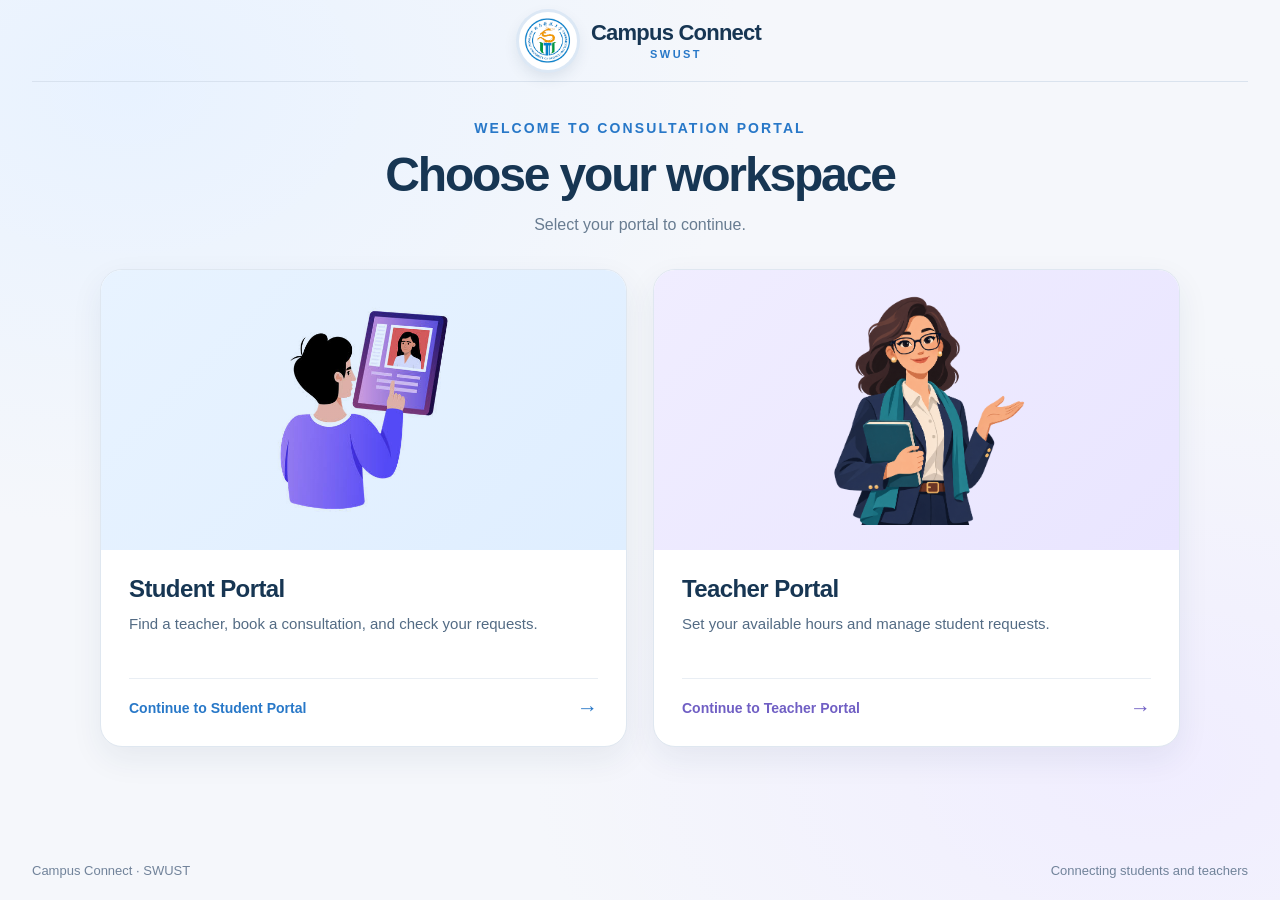
<file: public/index.html>
<!DOCTYPE html>
<html lang="en">
<head>
    <meta charset="UTF-8">
    <meta name="viewport" content="width=device-width, initial-scale=1.0">
    <meta name="theme-color" content="#f5f7fb">
    <title>Campus Connect | SWUST</title>
    <link rel="stylesheet" href="css/role-select.css">
</head>
<body>
    <div class="page-shell">
        <header class="site-header">
            <a
                class="brand"
                href="index.html"
                aria-label="Campus Connect SWUST home"
            >
                <img
                    class="brand-logo"
                    src="images/campus-logo.png"
                    alt="Campus Connect SWUST logo"
                >

                <span class="brand-copy">
                    <strong>Campus Connect</strong>
                    <small>SWUST</small>
                </span>
            </a>
        </header>

        <main>
            <section class="welcome">
                <p class="eyebrow">WELCOME TO CONSULTATION PORTAL</p>
                <h1>Choose your workspace</h1>
                <p>Select your portal to continue.</p>
            </section>

            <section class="role-grid" aria-label="Choose a portal">
                <a
                    class="role-card student-card"
                    href="student-login.html"
                    data-role="student"
                >
                    <div class="role-image-wrap student-image-wrap">
                        <img
                            class="role-image student-image"
                            src="images/student-portal.png"
                            alt="Student using a campus portal"
                        >
                    </div>

                    <div class="role-card-copy">
                        <h2>Student Portal</h2>
                        <p>
                            Find a teacher, book a consultation, and check
                            your requests.
                        </p>

                        <span class="role-action">
                            Continue to Student Portal
                            <span aria-hidden="true">→</span>
                        </span>
                    </div>
                </a>

                <a
                    class="role-card teacher-card"
                    href="teacher-login.html"
                    data-role="teacher"
                >
                    <div class="role-image-wrap teacher-image-wrap">
                        <img
                            class="role-image teacher-image"
                            src="images/teacher-portal.png"
                            alt="Teacher presenting to students"
                        >
                    </div>

                    <div class="role-card-copy">
                        <h2>Teacher Portal</h2>
                        <p>
                            Set your available hours and manage student
                            requests.
                        </p>

                        <span class="role-action">
                            Continue to Teacher Portal
                            <span aria-hidden="true">→</span>
                        </span>
                    </div>
                </a>
            </section>
        </main>

        <footer class="site-footer">
            <span>Campus Connect · SWUST</span>
            <span>Connecting students and teachers</span>
        </footer>
    </div>

    <script src="js/role-select.js"></script>
</body>
</html>
</file>
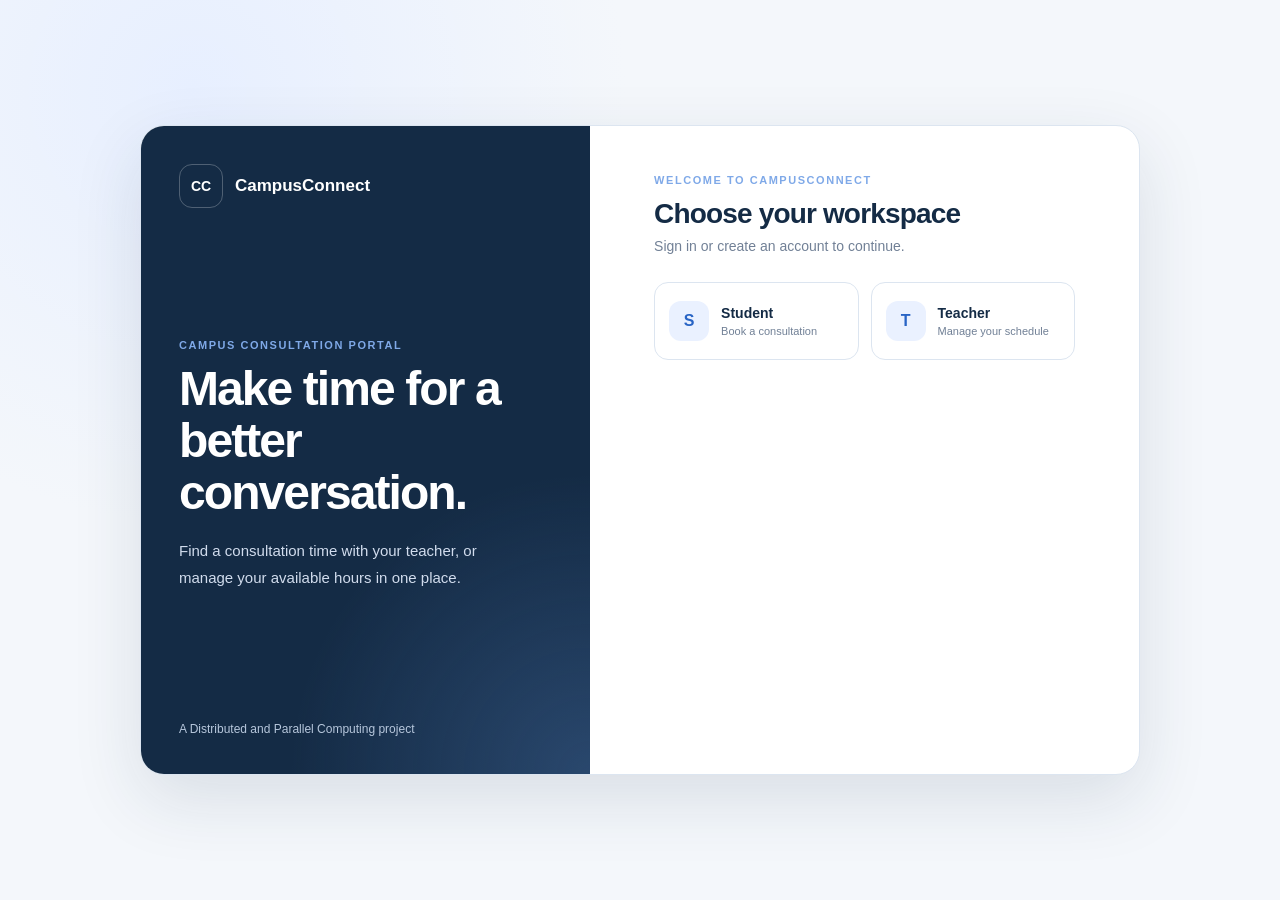
<file: public/login.html>
<!DOCTYPE html>
<html lang="en">
<head>
    <meta charset="UTF-8">
    <meta name="viewport" content="width=device-width, initial-scale=1.0">
    <meta name="theme-color" content="#f4f7fb">
    <title>CampusConnect | Sign in</title>
    <link rel="stylesheet" href="css/login.css">
</head>
<body>
    <main class="auth-shell">
        <section class="intro-panel">
            <a class="brand" href="login.html" aria-label="CampusConnect home">
                <span class="brand-mark">CC</span>
                <span>CampusConnect</span>
            </a>

            <div class="intro-copy">
                <p class="eyebrow">CAMPUS CONSULTATION PORTAL</p>
                <h1>Make time for a better conversation.</h1>
                <p>
                    Find a consultation time with your teacher, or manage
                    your available hours in one place.
                </p>
            </div>

            <p class="intro-footer">
                A Distributed and Parallel Computing project
            </p>
        </section>

        <section class="form-panel">
            <div class="form-heading">
                <p class="eyebrow">WELCOME TO CAMPUSCONNECT</p>
                <h2>Choose your workspace</h2>
                <p>Sign in or create an account to continue.</p>
            </div>

            <div class="role-picker" aria-label="Choose your role">
                <button
                    class="role-button"
                    type="button"
                    data-role="student"
                >
                    <span class="role-icon" aria-hidden="true">S</span>
                    <span>
                        <strong>Student</strong>
                        <small>Book a consultation</small>
                    </span>
                </button>

                <button
                    class="role-button"
                    type="button"
                    data-role="teacher"
                >
                    <span class="role-icon" aria-hidden="true">T</span>
                    <span>
                        <strong>Teacher</strong>
                        <small>Manage your schedule</small>
                    </span>
                </button>
            </div>

            <section id="auth-panel" class="auth-panel" hidden>
                <div class="auth-tabs">
                    <button
                        id="show-login-button"
                        class="auth-tab active"
                        type="button"
                    >
                        Sign in
                    </button>

                    <button
                        id="show-register-button"
                        class="auth-tab"
                        type="button"
                    >
                        Create account
                    </button>
                </div>

                <h3 id="selected-role-heading">Student sign in</h3>

                <form id="login-form">
                    <label for="login-email">Email address</label>
                    <input
                        id="login-email"
                        name="email"
                        type="email"
                        autocomplete="email"
                        placeholder="you@example.com"
                        required
                    >

                    <label for="login-password">Password</label>
                    <input
                        id="login-password"
                        name="password"
                        type="password"
                        autocomplete="current-password"
                        placeholder="Enter your password"
                        required
                    >

                    <button class="primary-button" type="submit">
                        Sign in
                    </button>
                </form>

                <form id="register-form" hidden>
                    <label for="register-name">Full name</label>
                    <input
                        id="register-name"
                        name="full_name"
                        type="text"
                        autocomplete="name"
                        placeholder="Your name"
                        required
                    >

                    <label for="register-email">Email address</label>
                    <input
                        id="register-email"
                        name="email"
                        type="email"
                        autocomplete="email"
                        placeholder="you@example.com"
                        required
                    >

                    <label for="register-password">Password</label>
                    <input
                        id="register-password"
                        name="password"
                        type="password"
                        autocomplete="new-password"
                        minlength="8"
                        placeholder="At least 8 characters"
                        required
                    >

                    <div id="student-fields" class="extra-fields" hidden>
                        <label for="student-id">Student ID</label>
                        <input
                            id="student-id"
                            name="student_id"
                            type="text"
                            placeholder="Your student ID"
                        >

                        <label for="student-department">Department</label>
                        <input
                            id="student-department"
                            name="student_department"
                            type="text"
                            placeholder="Your department"
                        >
                    </div>

                    <div id="teacher-fields" class="extra-fields" hidden>
                        <label for="teacher-code">
                            Teacher invitation code
                        </label>
                        <input
                            id="teacher-code"
                            name="teacher_code"
                            type="password"
                            autocomplete="off"
                            placeholder="Enter the invitation code"
                        >

                        <label for="teacher-department">Department</label>
                        <input
                            id="teacher-department"
                            name="teacher_department"
                            type="text"
                            placeholder="Your department"
                        >
                    </div>

                    <button class="primary-button" type="submit">
                        Create account
                    </button>
                </form>

                <p
                    id="auth-status"
                    class="status-message"
                    role="status"
                    aria-live="polite"
                ></p>
            </section>
        </section>
    </main>

    <script type="module" src="js/login.js"></script>
</body>
</html>
</file>
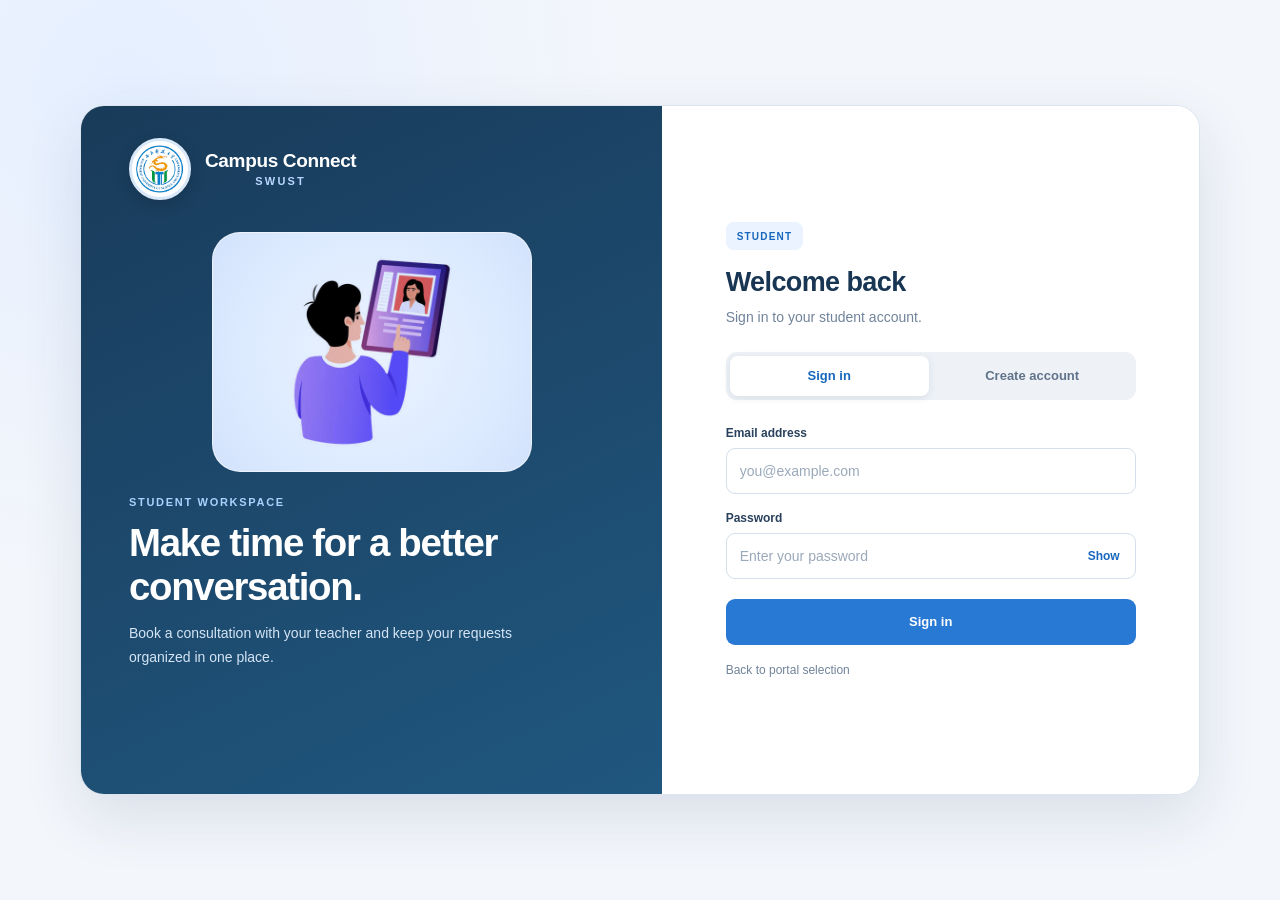
<file: public/student-login.html>
<!DOCTYPE html>
<html lang="en">
<head>
    <meta charset="UTF-8">
    <meta name="viewport" content="width=device-width, initial-scale=1.0">
    <meta name="description" content="Sign in or create your Campus Connect student account.">

    <title>Student Portal | Campus Connect</title>

    <link rel="stylesheet" href="css/student-login.css">
    <script type="module" src="js/student-login.js"></script>
</head>

<body>
    <main class="auth-shell">
        <section class="visual-panel" aria-label="Student portal introduction">
            <a class="brand-lockup" href="index.html" aria-label="Campus Connect home">
                <img
                    class="brand-logo"
                    src="images/campus-logo.png"
                    alt="Southwest University of Science and Technology logo"
                >

                <span class="brand-copy">
                    <span class="brand-name">Campus Connect</span>
                    <span class="brand-subtitle">SWUST</span>
                </span>
            </a>

            <div class="student-artwork">
                <img
                    src="images/student-portal.png"
                    alt="Student using the consultation portal"
                >
            </div>

            <div class="visual-copy">
                <p class="eyebrow">STUDENT WORKSPACE</p>
                <h1>Make time for a better conversation.</h1>
                <p>
                    Book a consultation with your teacher and keep your requests
                    organized in one place.
                </p>
            </div>
        </section>

        <section class="form-panel" aria-label="Student account">
            <div class="auth-content">
                <span class="role-badge">STUDENT</span>

                <header class="auth-heading">
                    <h2 id="auth-heading">Welcome back</h2>
                    <p id="auth-description">Sign in to your student account.</p>
                </header>

                <div class="auth-tabs" role="tablist" aria-label="Account options">
                    <button
                        class="auth-tab active"
                        id="login-tab"
                        type="button"
                        role="tab"
                        aria-selected="true"
                        aria-controls="login-panel"
                    >
                        Sign in
                    </button>

                    <button
                        class="auth-tab"
                        id="register-tab"
                        type="button"
                        role="tab"
                        aria-selected="false"
                        aria-controls="register-panel"
                    >
                        Create account
                    </button>
                </div>

                <div
                    class="form-message"
                    id="auth-message"
                    role="status"
                    aria-live="polite"
                    hidden
                ></div>

                <section
                    id="login-panel"
                    role="tabpanel"
                    aria-labelledby="login-tab"
                >
                    <form id="student-login-form" class="auth-form">
                        <div class="form-field">
                            <label for="student-login-email">Email address</label>
                            <input
                                id="student-login-email"
                                name="email"
                                type="email"
                                autocomplete="email"
                                placeholder="you@example.com"
                                required
                            >
                        </div>

                        <div class="form-field">
                            <label for="student-login-password">Password</label>

                            <div class="password-field">
                                <input
                                    id="student-login-password"
                                    name="password"
                                    type="password"
                                    autocomplete="current-password"
                                    placeholder="Enter your password"
                                    required
                                >

                                <button
                                    class="password-toggle"
                                    type="button"
                                    data-password-toggle="student-login-password"
                                    aria-label="Show password"
                                    aria-pressed="false"
                                >
                                    Show
                                </button>
                            </div>
                        </div>

                        <button class="primary-button" type="submit">
                            Sign in
                        </button>
                    </form>
                </section>

                <section
                    id="register-panel"
                    role="tabpanel"
                    aria-labelledby="register-tab"
                    hidden
                >
                    <form id="student-register-form" class="auth-form">
                        <div class="form-field">
                            <label for="student-full-name">Full name</label>
                            <input
                                id="student-full-name"
                                name="full_name"
                                type="text"
                                autocomplete="name"
                                placeholder="Enter your full name"
                                required
                            >
                        </div>

                        <div class="form-field">
                            <label for="student-register-email">Email address</label>
                            <input
                                id="student-register-email"
                                name="email"
                                type="email"
                                autocomplete="email"
                                placeholder="you@example.com"
                                required
                            >
                        </div>

                        <div class="form-field">
                            <label for="student-id">Student ID</label>
                            <input
                                id="student-id"
                                name="student_id"
                                type="text"
                                placeholder="Enter your student ID"
                                required
                            >
                        </div>

                        <div class="form-field">
                            <label for="student-department">Department</label>
                            <input
                                id="student-department"
                                name="department"
                                type="text"
                                placeholder="Enter your department"
                                required
                            >
                        </div>

                        <div class="form-field">
                            <label for="student-photo">
                                Profile photo <span>(optional)</span>
                            </label>

                            <input
                                id="student-photo"
                                name="photo"
                                type="file"
                                accept="image/png,image/jpeg,image/webp"
                            >

                            <img
                                id="student-photo-preview"
                                class="photo-preview"
                                alt="Selected profile photo preview"
                                hidden
                            >

                            <small>PNG, JPG, or WebP. Maximum size: 2 MB.</small>
                        </div>

                        <div class="form-field">
                            <label for="student-register-password">Password</label>

                            <div class="password-field">
                                <input
                                    id="student-register-password"
                                    name="password"
                                    type="password"
                                    autocomplete="new-password"
                                    placeholder="Create a password"
                                    minlength="8"
                                    required
                                >

                                <button
                                    class="password-toggle"
                                    type="button"
                                    data-password-toggle="student-register-password"
                                    aria-label="Show password"
                                    aria-pressed="false"
                                >
                                    Show
                                </button>
                            </div>
                        </div>

                        <div class="form-field">
                            <label for="student-confirm-password">
                                Confirm password
                            </label>

                            <div class="password-field">
                                <input
                                    id="student-confirm-password"
                                    name="confirm_password"
                                    type="password"
                                    autocomplete="new-password"
                                    placeholder="Enter your password again"
                                    minlength="8"
                                    required
                                >

                                <button
                                    class="password-toggle"
                                    type="button"
                                    data-password-toggle="student-confirm-password"
                                    aria-label="Show password"
                                    aria-pressed="false"
                                >
                                    Show
                                </button>
                            </div>
                        </div>

                        <button class="primary-button" type="submit">
                            Create student account
                        </button>
                    </form>
                </section>

                <a class="back-link" href="index.html">
                    Back to portal selection
                </a>
            </div>
        </section>
    </main>
</body>
</html>
</file>
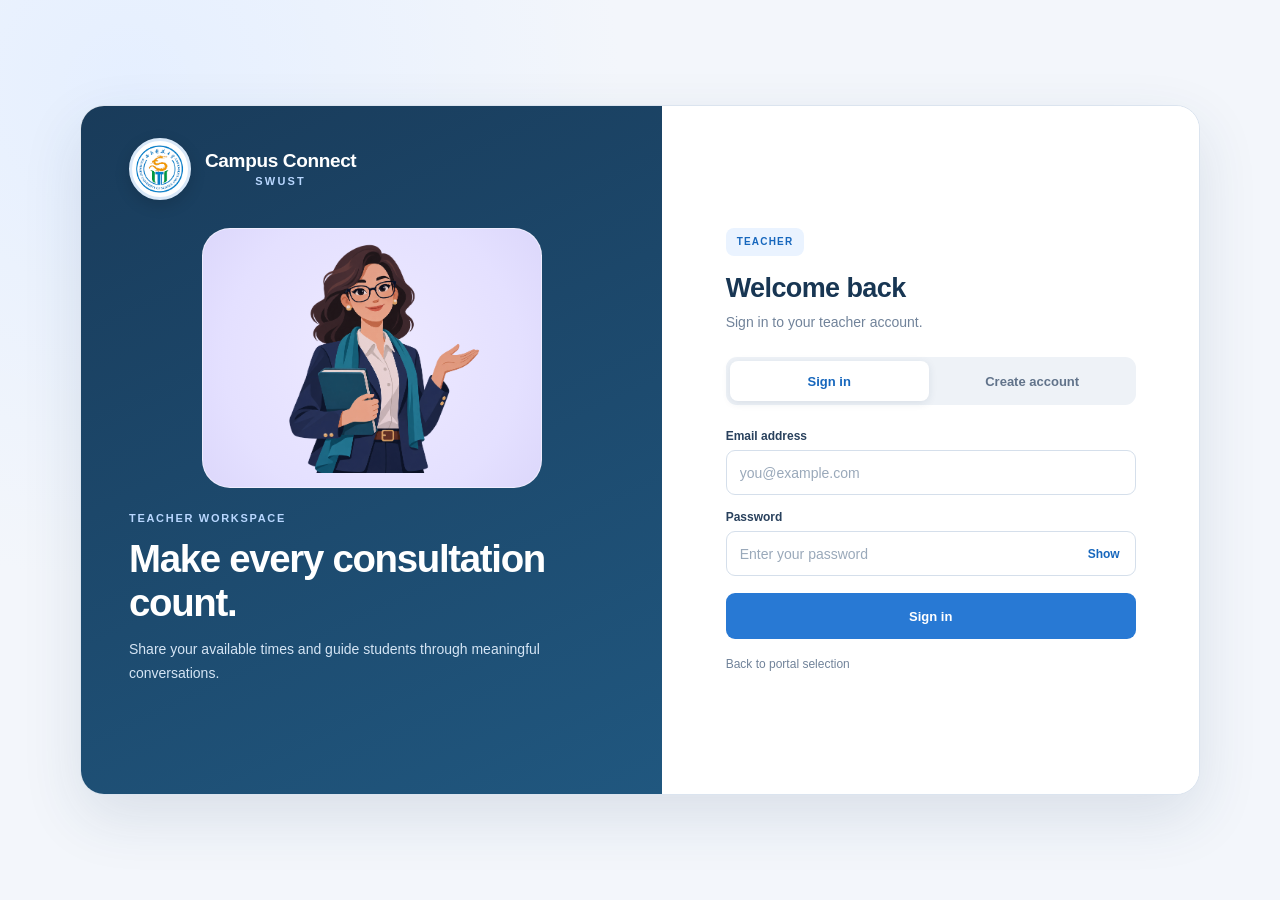
<file: public/teacher-login.html>
<!DOCTYPE html>
<html lang="en">
<head>
    <meta charset="UTF-8">
    <meta name="viewport" content="width=device-width, initial-scale=1.0">
    <meta
        name="description"
        content="Sign in or create a Campus Connect teacher account."
    >
    <title>Teacher Portal | Campus Connect</title>

    <link rel="stylesheet" href="css/teacher-login.css">
    <script type="module" src="js/teacher-login.js"></script>
</head>

<body>
    <main class="auth-shell">
        <section class="visual-panel" aria-label="Teacher portal introduction">
            <a
                class="brand-lockup"
                href="index.html"
                aria-label="Campus Connect home"
            >
                <img
                    class="brand-logo"
                    src="images/campus-logo.png"
                    alt="SWUST logo"
                >

                <span class="brand-copy">
                    <span class="brand-name">Campus Connect</span>
                    <span class="brand-subtitle">SWUST</span>
                </span>
            </a>

            <div class="teacher-artwork">
                <img
                    src="images/teacher-portal.png"
                    alt="Teacher welcoming students to the consultation portal"
                >
            </div>

            <div class="visual-copy">
                <p class="eyebrow">TEACHER WORKSPACE</p>
                <h1>Make every consultation count.</h1>
                <p>
                    Share your available times and guide students through
                    meaningful conversations.
                </p>
            </div>
        </section>

        <section class="form-panel" aria-label="Teacher account">
            <div class="auth-content">
                <span class="role-badge">TEACHER</span>

                <header class="auth-heading">
                    <h2 id="teacher-auth-heading">Welcome back</h2>
                    <p id="teacher-auth-description">
                        Sign in to your teacher account.
                    </p>
                </header>

                <div
                    class="auth-tabs"
                    role="tablist"
                    aria-label="Teacher account options"
                >
                    <button
                        class="auth-tab active"
                        id="teacher-login-tab"
                        type="button"
                        role="tab"
                        aria-selected="true"
                        aria-controls="teacher-login-panel"
                    >
                        Sign in
                    </button>

                    <button
                        class="auth-tab"
                        id="teacher-register-tab"
                        type="button"
                        role="tab"
                        aria-selected="false"
                        aria-controls="teacher-register-panel"
                    >
                        Create account
                    </button>
                </div>

                <div
                    class="form-message"
                    id="teacher-auth-message"
                    role="status"
                    aria-live="polite"
                    hidden
                ></div>

                <section
                    id="teacher-login-panel"
                    role="tabpanel"
                    aria-labelledby="teacher-login-tab"
                >
                    <form id="teacher-login-form" class="auth-form">
                        <div class="form-field">
                            <label for="teacher-login-email">
                                Email address
                            </label>
                            <input
                                id="teacher-login-email"
                                name="email"
                                type="email"
                                autocomplete="email"
                                placeholder="you@example.com"
                                required
                            >
                        </div>

                        <div class="form-field">
                            <label for="teacher-login-password">
                                Password
                            </label>

                            <div class="password-field">
                                <input
                                    id="teacher-login-password"
                                    name="password"
                                    type="password"
                                    autocomplete="current-password"
                                    placeholder="Enter your password"
                                    required
                                >

                                <button
                                    class="password-toggle"
                                    type="button"
                                    data-password-toggle="teacher-login-password"
                                    aria-label="Show password"
                                    aria-pressed="false"
                                >
                                    Show
                                </button>
                            </div>
                        </div>

                        <button class="primary-button" type="submit">
                            Sign in
                        </button>
                    </form>
                </section>

                <section
                    id="teacher-register-panel"
                    role="tabpanel"
                    aria-labelledby="teacher-register-tab"
                    hidden
                >
                    <form id="teacher-register-form" class="auth-form">
                        <div class="form-field">
                            <label for="teacher-full-name">Full name</label>
                            <input
                                id="teacher-full-name"
                                name="full_name"
                                type="text"
                                autocomplete="name"
                                placeholder="Enter your full name"
                                required
                            >
                        </div>

                        <div class="form-field">
                            <label for="teacher-register-email">
                                Email address
                            </label>
                            <input
                                id="teacher-register-email"
                                name="email"
                                type="email"
                                autocomplete="email"
                                placeholder="you@example.com"
                                required
                            >
                        </div>

                        <div class="form-field">
                            <label for="teacher-department">Department</label>
                            <input
                                id="teacher-department"
                                name="department"
                                type="text"
                                placeholder="Enter your department"
                                required
                            >
                        </div>

                        <div class="form-field">
                            <label for="teacher-id">Teacher ID</label>
                            <input
                                id="teacher-id"
                                name="student_id"
                                type="text"
                                placeholder="Enter your teacher ID"
                                required
                            >
                        </div>

                        <div class="form-field">
                            <label for="teacher-profile-photo">
                                Profile photo <span>(optional)</span>
                            </label>

                            <input
                                id="teacher-profile-photo"
                                name="photo"
                                type="file"
                                accept="image/png,image/jpeg,image/webp"
                            >

                            <img
                                id="teacher-photo-preview"
                                class="photo-preview"
                                alt="Selected profile photo preview"
                                hidden
                            >

                            <small>PNG, JPG, or WebP. Maximum size: 2 MB.</small>
                        </div>

                        <div class="form-field">
                            <label for="teacher-register-password">
                                Password
                            </label>

                            <div class="password-field">
                                <input
                                    id="teacher-register-password"
                                    name="password"
                                    type="password"
                                    autocomplete="new-password"
                                    placeholder="Create a password"
                                    minlength="8"
                                    required
                                >

                                <button
                                    class="password-toggle"
                                    type="button"
                                    data-password-toggle="teacher-register-password"
                                    aria-label="Show password"
                                    aria-pressed="false"
                                >
                                    Show
                                </button>
                            </div>
                        </div>

                        <div class="form-field">
                            <label for="teacher-confirm-password">
                                Confirm password
                            </label>

                            <div class="password-field">
                                <input
                                    id="teacher-confirm-password"
                                    name="confirm_password"
                                    type="password"
                                    autocomplete="new-password"
                                    placeholder="Enter your password again"
                                    minlength="8"
                                    required
                                >

                                <button
                                    class="password-toggle"
                                    type="button"
                                    data-password-toggle="teacher-confirm-password"
                                    aria-label="Show password"
                                    aria-pressed="false"
                                >
                                    Show
                                </button>
                            </div>
                        </div>

                        <button class="primary-button" type="submit">
                            Create teacher account
                        </button>
                    </form>
                </section>

                <a class="back-link" href="index.html">
                    Back to portal selection
                </a>
            </div>
        </section>
    </main>
</body>
</html>
</file>
<file: public/css/role-select.css>
:root {
    font-family: "Segoe UI", Arial, sans-serif;
    color: #19324d;
    background: #f5f7fb;
    font-synthesis: none;
    text-rendering: optimizeLegibility;

    --navy: #173653;
    --blue: #2878c8;
    --purple: #705fc4;
    --muted: #687c91;
    --border: #dfe7f0;
}

* {
    box-sizing: border-box;
}

body {
    min-width: 320px;
    min-height: 100vh;
    margin: 0;
    background:
        radial-gradient(ellipse at 10% 10%, #e8f2ff 0, transparent 38%),
        radial-gradient(ellipse at 90% 85%, #f0edff 0, transparent 38%),
        #f5f7fb;
}

.page-shell {
    display: flex;
    width: min(1280px, calc(100% - 64px));
    min-height: 100vh;
    flex-direction: column;
    margin: 0 auto;
}

.site-header {
    display: flex;
    min-height: 104px;
    align-items: center;
    justify-content: center;
    border-bottom: 1px solid rgb(210 220 234 / 75%);
}

.brand {
    display: inline-flex;
    align-items: center;
    gap: 14px;
    color: var(--navy);
    text-decoration: none;
}

.brand-logo {
    width: 58px;
    height: 58px;
    flex: 0 0 58px;
    padding: 3px;
    border: 2px solid #ffffff;
    border-radius: 50%;
    background: #ffffff;
    object-fit: contain;
    box-shadow:
        0 0 0 3px #dce8f5,
        0 6px 16px rgb(32 63 95 / 13%);
}

.brand-copy {
    display: grid;
    gap: 4px;
}

.brand-copy strong {
    color: var(--navy);
    font-size: 22px;
    font-weight: 750;
    letter-spacing: -0.035em;
    line-height: 1.1;
}

.brand-copy small {
    color: var(--blue);
    font-size: 11px;
    font-weight: 800;
    letter-spacing: 0.22em;
}

.welcome {
    padding: 54px 0 32px;
    text-align: center;
}

.eyebrow {
    margin: 0 0 13px;
    color: var(--blue);
    font-size: 14px;
    font-weight: 800;
    letter-spacing: 0.15em;
}

.welcome h1 {
    margin: 0 0 10px;
    color: var(--navy);
    font-size: clamp(34px, 5vw, 48px);
    font-weight: 750;
    letter-spacing: -0.045em;
    line-height: 1.1;
}

.welcome > p:last-child {
    margin: 0;
    color: var(--muted);
    font-size: 16px;
    line-height: 1.6;
}

.role-grid {
    display: grid;
    width: min(100%, 1080px);
    grid-template-columns: repeat(2, minmax(0, 1fr));
    gap: 26px;
    margin: 0 auto;
}

.role-card {
    overflow: hidden;
    border: 1px solid var(--border);
    border-radius: 22px;
    background: #ffffff;
    color: inherit;
    text-decoration: none;
    box-shadow: 0 12px 32px rgb(29 51 82 / 7%);
    transition:
        transform 220ms ease,
        box-shadow 220ms ease,
        border-color 220ms ease;
}

.role-card:hover {
    transform: translateY(-8px);
    border-color: #b9cbe0;
}

.student-card:hover {
    box-shadow: 0 24px 48px rgb(40 120 200 / 18%);
}

.teacher-card:hover {
    box-shadow: 0 24px 48px rgb(112 95 196 / 18%);
}

.role-card:focus-visible {
    outline: 4px solid #a9c9f3;
    outline-offset: 4px;
}

.role-image-wrap {
    display: grid;
    min-height: 280px;
    place-items: center;
    overflow: hidden;
    padding: 22px;
}

.student-image-wrap {
    background: linear-gradient(135deg, #e8f3ff, #dfeeff);
}

.teacher-image-wrap {
    background: linear-gradient(135deg, #f0edff, #e9e5ff);
}

.role-image {
    display: block;
    width: 100%;
    height: 230px;
    object-fit: contain;
    transition: transform 220ms ease;
}

.role-card:hover .role-image {
    transform: scale(1.045);
}

/* Blend the white background in the student image into its card. */
.student-image {
    mix-blend-mode: multiply;
}

.role-card-copy {
    padding: 25px 28px 26px;
}

.role-card h2 {
    margin: 0 0 9px;
    color: var(--navy);
    font-size: 24px;
    font-weight: 750;
    letter-spacing: -0.025em;
}

.role-card-copy > p {
    min-height: 46px;
    margin: 0;
    color: #536b84;
    font-size: 15px;
    line-height: 1.6;
}

.role-action {
    display: flex;
    align-items: center;
    justify-content: space-between;
    margin-top: 20px;
    padding-top: 17px;
    border-top: 1px solid #e9eef4;
    color: var(--blue);
    font-size: 14px;
    font-weight: 750;
}

.teacher-card .role-action {
    color: var(--purple);
}

.role-action span {
    font-size: 21px;
    transition: transform 180ms ease;
}

.role-card:hover .role-action span {
    transform: translateX(5px);
}

.site-footer {
    display: flex;
    justify-content: space-between;
    gap: 16px;
    margin-top: auto;
    padding: 28px 0 22px;
    color: #71839a;
    font-size: 13px;
}

@media (max-width: 760px) {
    .page-shell {
        width: min(100% - 32px, 560px);
    }

    .site-header {
        min-height: 86px;
    }

    .brand-logo {
        width: 50px;
        height: 50px;
        flex-basis: 50px;
    }

    .brand-copy strong {
        font-size: 19px;
    }

    .welcome {
        padding: 42px 0 26px;
    }

    .eyebrow {
        font-size: 12px;
    }

    .role-grid {
        grid-template-columns: 1fr;
        gap: 18px;
    }

    .role-image-wrap {
        min-height: 245px;
    }

    .role-image {
        height: 205px;
    }

    .role-card-copy > p {
        min-height: auto;
    }

    .site-footer {
        flex-direction: column;
        gap: 7px;
        text-align: center;
    }
}

@media (max-width: 420px) {
    .page-shell {
        width: min(100% - 24px, 380px);
    }

    .brand-logo {
        width: 46px;
        height: 46px;
        flex-basis: 46px;
    }

    .brand-copy strong {
        font-size: 18px;
    }

    .role-image-wrap {
        min-height: 220px;
    }

    .role-image {
        height: 185px;
    }

    .role-card-copy {
        padding: 22px;
    }
}

@media (prefers-reduced-motion: reduce) {
    .role-card,
    .role-image,
    .role-action span {
        transition: none;
    }
}
.site-header {
    display: flex;
    min-height: 104px;
    align-items: center;
    justify-content: center;
    border-bottom: 1px solid rgb(210 220 234 / 75%);
}

.brand {
    display: inline-flex;
    flex-direction: row;
    align-items: center;
    gap: 14px;
    color: var(--navy);
    text-align: left;
    text-decoration: none;
}

.brand-logo {
    width: 58px;
    height: 58px;
    flex: 0 0 58px;
    padding: 3px;
    border: 2px solid #ffffff;
    border-radius: 50%;
    background: #ffffff;
    object-fit: contain;
    box-shadow:
        0 0 0 3px #dce8f5,
        0 6px 16px rgb(32 63 95 / 13%);
}

.brand-copy {
    display: grid;
    justify-items: start;
    gap: 4px;
}

.brand-copy strong {
    color: var(--navy);
    font-size: 22px;
    font-weight: 750;
    letter-spacing: -0.035em;
    line-height: 1.1;
}

.brand-copy small {
    color: var(--blue);
    font-size: 11px;
    font-weight: 800;
    letter-spacing: 0.22em;
}
.brand-copy {
    display: grid;
    justify-items: center;
    gap: 2px;
    text-align: center;
}
.site-header {
    min-height: 82px;
}

.welcome {
    padding: 38px 0 32px;
}
</file>
<file: public/css/login.css>
:root {
    font-family: Inter, "Segoe UI", Arial, sans-serif;
    color: #172b4d;
    background: #f4f7fb;
    font-synthesis: none;
    text-rendering: optimizeLegibility;
    --navy: #142b45;
    --blue: #2864c5;
    --blue-dark: #1e50a0;
    --muted: #718096;
    --border: #dce5f0;
}

* {
    box-sizing: border-box;
}

body {
    min-width: 320px;
    min-height: 100vh;
    margin: 0;
    padding: 24px;
    display: grid;
    place-items: center;
    background:
        radial-gradient(circle at 15% 10%, #e7efff 0, transparent 32%),
        #f4f7fb;
}

button,
input {
    font: inherit;
}

.auth-shell {
    display: grid;
    grid-template-columns: minmax(280px, 0.9fr) minmax(360px, 1.1fr);
    width: min(100%, 1000px);
    min-height: 650px;
    overflow: hidden;
    border: 1px solid var(--border);
    border-radius: 24px;
    background: #ffffff;
    box-shadow: 0 24px 70px rgb(25 48 78 / 12%);
}

.intro-panel {
    display: flex;
    flex-direction: column;
    padding: 38px;
    color: #ffffff;
    background:
        radial-gradient(circle at 100% 100%, rgb(91 137 202 / 30%), transparent 38%),
        var(--navy);
}

.brand {
    display: inline-flex;
    align-items: center;
    gap: 12px;
    color: #ffffff;
    font-size: 17px;
    font-weight: 750;
    text-decoration: none;
}

.brand-mark {
    display: grid;
    width: 44px;
    height: 44px;
    place-items: center;
    border: 1px solid rgb(255 255 255 / 25%);
    border-radius: 13px;
    font-size: 14px;
}

.intro-copy {
    max-width: 380px;
    margin: auto 0;
}

.eyebrow {
    margin: 0 0 12px;
    color: #7fa9e8;
    font-size: 11px;
    font-weight: 800;
    letter-spacing: 0.14em;
}

.intro-copy h1 {
    margin: 0 0 18px;
    font-size: clamp(34px, 4vw, 48px);
    line-height: 1.08;
    letter-spacing: -0.04em;
}

.intro-copy > p:last-child {
    max-width: 340px;
    margin: 0;
    color: #d1dced;
    font-size: 15px;
    line-height: 1.8;
}

.intro-footer {
    margin: 0;
    color: #b7c7dc;
    font-size: 12px;
}

.form-panel {
    padding: 48px clamp(26px, 5vw, 64px);
}

.form-heading h2 {
    margin: 0 0 8px;
    color: var(--navy);
    font-size: 28px;
    letter-spacing: -0.03em;
}

.form-heading > p:last-child {
    margin: 0;
    color: var(--muted);
    font-size: 14px;
}

.role-picker {
    display: grid;
    grid-template-columns: 1fr 1fr;
    gap: 12px;
    margin: 28px 0;
}

.role-button {
    display: flex;
    min-height: 78px;
    align-items: center;
    gap: 12px;
    padding: 14px;
    border: 1px solid var(--border);
    border-radius: 14px;
    background: #ffffff;
    color: var(--navy);
    text-align: left;
    cursor: pointer;
    transition: border-color 150ms ease, background 150ms ease, transform 150ms ease;
}

.role-button:hover,
.role-button.selected {
    transform: translateY(-1px);
    border-color: #9db9e8;
    background: #f5f8ff;
}

.role-icon {
    display: grid;
    width: 40px;
    height: 40px;
    flex: 0 0 40px;
    place-items: center;
    border-radius: 12px;
    background: #eaf1ff;
    color: var(--blue);
    font-weight: 800;
}

.role-button strong,
.role-button small {
    display: block;
}

.role-button strong {
    margin-bottom: 4px;
    font-size: 14px;
}

.role-button small {
    color: var(--muted);
    font-size: 11px;
}

.auth-panel {
    padding-top: 22px;
    border-top: 1px solid #edf1f6;
}

.auth-tabs {
    display: grid;
    grid-template-columns: 1fr 1fr;
    gap: 5px;
    margin-bottom: 22px;
    padding: 4px;
    border-radius: 11px;
    background: #f1f4f8;
}

.auth-tab {
    min-height: 40px;
    border: 0;
    border-radius: 8px;
    background: transparent;
    color: #65758a;
    font-weight: 650;
    cursor: pointer;
}

.auth-tab.active {
    background: #ffffff;
    color: var(--blue);
    box-shadow: 0 2px 7px rgb(25 48 78 / 8%);
}

.auth-panel h3 {
    margin: 0 0 18px;
    color: var(--navy);
    font-size: 19px;
}

form {
    display: grid;
    gap: 9px;
}

label {
    margin-top: 8px;
    color: #3c5068;
    font-size: 13px;
    font-weight: 700;
}

input {
    width: 100%;
    min-height: 44px;
    padding: 11px 12px;
    border: 1px solid #d5deea;
    border-radius: 9px;
    background: #ffffff;
    color: #172b4d;
}

input::placeholder {
    color: #a0adbd;
}

input:focus {
    border-color: #6b95d8;
    outline: 3px solid #e8f0ff;
}

.primary-button {
    min-height: 46px;
    margin-top: 14px;
    border: 0;
    border-radius: 10px;
    background: var(--blue);
    color: #ffffff;
    font-weight: 750;
    cursor: pointer;
}

.primary-button:hover {
    background: var(--blue-dark);
}

.primary-button:disabled {
    cursor: wait;
    opacity: 0.7;
}

.extra-fields {
    display: grid;
    gap: 9px;
    margin-top: 8px;
}

.status-message {
    min-height: 24px;
    margin: 14px 0 0;
    color: #355f99;
    font-size: 13px;
    line-height: 1.5;
}

[hidden] {
    display: none !important;
}

button:focus-visible {
    outline: 3px solid #9db9e8;
    outline-offset: 2px;
}

@media (max-width: 760px) {
    body {
        padding: 12px;
    }

    .auth-shell {
        grid-template-columns: 1fr;
    }

    .intro-panel {
        min-height: 250px;
        padding: 26px;
    }

    .intro-copy {
        margin: 32px 0 26px;
    }

    .intro-copy h1 {
        max-width: 520px;
        font-size: 34px;
    }

    .form-panel {
        padding: 30px 24px;
    }
}

@media (max-width: 420px) {
    .role-picker {
        grid-template-columns: 1fr;
    }
}
</file>
<file: public/css/student-login.css>
:root {
    color-scheme: light;
    --navy: #183b5b;
    --blue: #2879d4;
    --blue-dark: #1767bd;
    --text: #183653;
    --muted: #71839a;
    --line: #dbe4ef;
    --surface: #ffffff;
    --page: #f3f6fb;
}

* {
    box-sizing: border-box;
}

[hidden] {
    display: none !important;
}

html {
    min-width: 320px;
    min-height: 100%;
    background: var(--page);
}

body {
    min-width: 320px;
    min-height: 100vh;
    margin: 0;
    padding: 20px;
    display: grid;
    place-items: center;
    background:
        radial-gradient(circle at 10% 10%, #e5efff 0, transparent 35%),
        var(--page);
    color: var(--text);
    font-family: Arial, Helvetica, sans-serif;
}

button,
input {
    font: inherit;
}

button {
    cursor: pointer;
}

.auth-shell {
    width: min(1120px, 100%);
    min-height: 690px;
    display: grid;
    grid-template-columns: 1.04fr 0.96fr;
    overflow: hidden;
    border: 1px solid var(--line);
    border-radius: 24px;
    background: var(--surface);
    box-shadow: 0 22px 60px rgb(30 62 98 / 12%);
}

/* Left panel */

.visual-panel {
    min-width: 0;
    padding: 32px 48px 38px;
    display: flex;
    flex-direction: column;
    color: #ffffff;
    background: linear-gradient(155deg, #193b5a 0%, #20577f 100%);
}

.brand-lockup {
    width: fit-content;
    display: flex;
    align-items: center;
    gap: 14px;
    color: inherit;
    text-decoration: none;
}

.brand-logo {
    width: 62px;
    height: 62px;
    flex: 0 0 62px;
    display: block;
    padding: 4px;
    border: 3px solid #d9e8f8;
    border-radius: 50%;
    background: #ffffff;
    object-fit: cover;
    box-shadow: 0 5px 16px rgb(0 0 0 / 14%);
}

.brand-copy {
    display: flex;
    flex-direction: column;
    align-items: center;
    gap: 3px;
    text-align: center;
}

.brand-name {
    font-size: 19px;
    line-height: 1.2;
    font-weight: 800;
    letter-spacing: -0.35px;
}

.brand-subtitle {
    color: #b9d7ff;
    font-size: 11px;
    line-height: 1.2;
    font-weight: 800;
    letter-spacing: 2.2px;
}

.student-artwork {
    width: min(100%, 340px);
    height: 260px;
    flex: 0 0 auto;
    margin: 30px auto 25px;
    display: grid;
    place-items: center;
    overflow: hidden;
    border: 1px solid rgb(255 255 255 / 50%);
    border-radius: 28px;
    background: radial-gradient(
        circle at center,
        #eaf2ff 0%,
        #dceaff 68%,
        #d2e2fb 100%
    );
}

.student-artwork img {
    width: 230px;
    height: 230px;
    max-width: 85%;
    max-height: 90%;
    display: block;
    object-fit: contain;
    mix-blend-mode: multiply;
}

.visual-copy {
    max-width: 470px;
    margin-top: auto;
}

.eyebrow {
    margin: 0 0 13px;
    color: #a9d2ff;
    font-size: 11px;
    font-weight: 800;
    letter-spacing: 1.7px;
}

.visual-copy h1 {
    max-width: 450px;
    margin: 0 0 13px;
    color: #ffffff;
    font-size: clamp(29px, 3vw, 39px);
    line-height: 1.15;
    letter-spacing: -1.3px;
}

.visual-copy > p:last-child {
    max-width: 440px;
    margin: 0;
    color: #d5e5f5;
    font-size: 14px;
    line-height: 1.7;
}

/* Right panel */

.form-panel {
    min-width: 0;
    padding: 48px 42px;
    display: flex;
    align-items: center;
    justify-content: center;
    background: #ffffff;
}

.auth-content {
    width: min(100%, 410px);
    margin: auto;
}

.role-badge {
    min-height: 28px;
    padding: 7px 11px;
    display: inline-flex;
    align-items: center;
    border-radius: 8px;
    background: #eaf3ff;
    color: var(--blue-dark);
    font-size: 10px;
    font-weight: 800;
    letter-spacing: 1.2px;
}

.auth-heading {
    margin: 16px 0 24px;
}

.auth-heading h2 {
    margin: 0 0 8px;
    color: var(--text);
    font-size: 27px;
    line-height: 1.2;
    letter-spacing: -0.6px;
}

.auth-heading p {
    margin: 0;
    color: var(--muted);
    font-size: 14px;
    line-height: 1.5;
}

.auth-tabs {
    min-height: 48px;
    margin-bottom: 26px;
    padding: 4px;
    display: grid;
    grid-template-columns: 1fr 1fr;
    gap: 4px;
    border-radius: 11px;
    background: #eef2f7;
}

.auth-tab {
    min-width: 0;
    padding: 10px 12px;
    border: 0;
    border-radius: 8px;
    background: transparent;
    color: #61738a;
    font-size: 13px;
    font-weight: 700;
    transition: color 160ms ease, background 160ms ease, box-shadow 160ms ease;
}

.auth-tab:hover {
    color: var(--blue-dark);
}

.auth-tab.active {
    background: #ffffff;
    color: var(--blue-dark);
    box-shadow: 0 2px 8px rgb(25 58 91 / 10%);
}

.auth-form {
    display: grid;
    gap: 17px;
}

.form-field {
    min-width: 0;
    display: grid;
    gap: 8px;
}

.form-field label {
    color: #29415d;
    font-size: 12px;
    font-weight: 700;
}

.form-field label span {
    color: #8795a7;
    font-weight: 400;
}

.form-field input:not([type="file"]) {
    width: 100%;
    height: 46px;
    padding: 0 13px;
    border: 1px solid #d5dfeb;
    border-radius: 9px;
    outline: none;
    background: #ffffff;
    color: var(--text);
    font-size: 14px;
    transition: border-color 160ms ease, box-shadow 160ms ease;
}

.form-field input::placeholder {
    color: #9aa9ba;
}

.form-field input:focus {
    border-color: #65a0e6;
    box-shadow: 0 0 0 3px rgb(40 121 212 / 13%);
}

.password-field {
    position: relative;
    display: flex;
    align-items: center;
}

.password-field input {
    padding-right: 68px !important;
}

.password-toggle {
    position: absolute;
    right: 8px;
    top: 50%;
    padding: 6px 8px;
    transform: translateY(-50%);
    border: 0;
    border-radius: 6px;
    background: transparent;
    color: var(--blue-dark);
    font-size: 12px;
    font-weight: 700;
}

.password-toggle:hover {
    background: #edf5ff;
}

.primary-button {
    width: 100%;
    min-height: 46px;
    margin-top: 3px;
    padding: 12px 16px;
    border: 0;
    border-radius: 9px;
    background: var(--blue);
    color: #ffffff;
    font-size: 13px;
    font-weight: 800;
    transition: background 160ms ease, transform 160ms ease;
}

.primary-button:hover {
    background: var(--blue-dark);
    transform: translateY(-1px);
}

.primary-button:focus-visible,
.auth-tab:focus-visible,
.password-toggle:focus-visible,
.back-link:focus-visible {
    outline: 3px solid rgb(40 121 212 / 35%);
    outline-offset: 2px;
}

.form-field input[type="file"] {
    width: 100%;
    padding: 10px;
    border: 1px dashed #cbd8e8;
    border-radius: 9px;
    background: #f8fafd;
    color: #5d6f85;
    font-size: 12px;
}

.form-field small {
    color: #8593a5;
    font-size: 11px;
    line-height: 1.4;
}

.photo-preview {
    width: 68px;
    height: 68px;
    border: 2px solid #dce7f3;
    border-radius: 50%;
    object-fit: cover;
}

.form-message {
    margin: 0 0 16px;
    padding: 11px 13px;
    border: 1px solid #f0c8c8;
    border-radius: 8px;
    background: #fff5f5;
    color: #a33a3a;
    font-size: 13px;
    line-height: 1.5;
}

.back-link {
    width: fit-content;
    margin-top: 18px;
    display: inline-block;
    color: #71839a;
    font-size: 12px;
    text-decoration: none;
}

.back-link:hover {
    color: var(--blue-dark);
    text-decoration: underline;
}

/* Smaller screens */

@media (max-width: 760px) {
    body {
        padding: 14px;
        display: block;
    }

    .auth-shell {
        width: min(520px, 100%);
        min-height: 0;
        margin: 0 auto;
        grid-template-columns: 1fr;
        border-radius: 18px;
    }

    .visual-panel {
        padding: 23px 24px 25px;
    }

    .brand-logo {
        width: 54px;
        height: 54px;
        flex-basis: 54px;
    }

    .brand-name {
        font-size: 17px;
    }

    .student-artwork {
        width: min(100%, 300px);
        height: 210px;
        margin: 22px auto;
        border-radius: 22px;
    }

    .student-artwork img {
        width: 190px;
        height: 190px;
    }

    .visual-copy {
        margin-top: 0;
    }

    .visual-copy h1 {
        font-size: 29px;
    }

    .form-panel {
        padding: 30px 24px;
    }

    .auth-content {
        width: 100%;
    }
}

@media (max-width: 380px) {
    body {
        padding: 8px;
    }

    .visual-panel,
    .form-panel {
        padding-right: 18px;
        padding-left: 18px;
    }

    .brand-lockup {
        gap: 10px;
    }

    .brand-name {
        font-size: 15px;
    }
}
.form-message.success {
    border-color: #b7e4c7;
    background: #f0fff4;
    color: #207245;
}
/* Tidy spacing in the student registration form */
#register-panel .auth-form {
    gap: 12px;
}

#register-panel .form-field {
    gap: 6px;
}

#register-panel .form-field input:not([type="file"]) {
    height: 42px;
}

#register-panel .form-field small {
    margin-top: -2px;
}

#register-panel .primary-button {
    margin-top: 4px;
}
.student-artwork {
    width: min(100%, 320px);
    height: 240px;
    margin: 32px auto 24px;
}

.visual-copy {
    margin-top: 0;
}
</file>
<file: public/css/teacher-login.css>
:root {
    color-scheme: light;
    --navy: #183b5b;
    --blue: #2879d4;
    --blue-dark: #1767bd;
    --text: #183653;
    --muted: #71839a;
    --line: #dbe4ef;
    --surface: #ffffff;
    --page: #f3f6fb;
}

* {
    box-sizing: border-box;
}

[hidden] {
    display: none !important;
}

html {
    min-width: 320px;
    min-height: 100%;
    background: var(--page);
}

body {
    min-width: 320px;
    min-height: 100vh;
    margin: 0;
    padding: 20px;
    display: grid;
    place-items: center;
    background:
        radial-gradient(circle at 10% 10%, #e5efff 0, transparent 35%),
        var(--page);
    color: var(--text);
    font-family: Arial, Helvetica, sans-serif;
}

button,
input {
    font: inherit;
}

button {
    cursor: pointer;
}

.auth-shell {
    width: min(1120px, 100%);
    min-height: 690px;
    display: grid;
    grid-template-columns: 1.04fr 0.96fr;
    overflow: hidden;
    border: 1px solid var(--line);
    border-radius: 24px;
    background: var(--surface);
    box-shadow: 0 22px 60px rgb(30 62 98 / 12%);
}

/* Left visual panel */

.visual-panel {
    min-width: 0;
    padding: 32px 48px 38px;
    display: flex;
    flex-direction: column;
    color: #ffffff;
    background: linear-gradient(155deg, #193b5a 0%, #20577f 100%);
}

.brand-lockup {
    width: fit-content;
    display: flex;
    align-items: center;
    gap: 14px;
    color: inherit;
    text-decoration: none;
}

.brand-logo {
    width: 62px;
    height: 62px;
    flex: 0 0 62px;
    padding: 4px;
    display: block;
    border: 3px solid #d9e8f8;
    border-radius: 50%;
    background: #ffffff;
    object-fit: cover;
    box-shadow: 0 5px 16px rgb(0 0 0 / 14%);
}

.brand-copy {
    display: flex;
    flex-direction: column;
    align-items: center;
    gap: 3px;
    text-align: center;
}

.brand-name {
    font-size: 19px;
    line-height: 1.2;
    font-weight: 800;
    letter-spacing: -0.35px;
}

.brand-subtitle {
    color: #b9d7ff;
    font-size: 11px;
    line-height: 1.2;
    font-weight: 800;
    letter-spacing: 2.2px;
}

.teacher-artwork {
    width: min(100%, 340px);
    height: 260px;
    flex: 0 0 auto;
    margin: 28px auto 24px;
    display: grid;
    place-items: center;
    overflow: hidden;
    border: 1px solid rgb(255 255 255 / 50%);
    border-radius: 28px;
    background: radial-gradient(
        circle at center,
        #eeeaff 0%,
        #e4e0ff 70%,
        #dcd7fb 100%
    );
}

.teacher-artwork img {
    width: 230px;
    height: 230px;
    max-width: 86%;
    max-height: 90%;
    display: block;
    object-fit: contain;
    mix-blend-mode: multiply;
}

.visual-copy {
    max-width: 470px;
    margin-top: 0;
}

.eyebrow {
    margin: 0 0 13px;
    color: #b9d7ff;
    font-size: 11px;
    font-weight: 800;
    letter-spacing: 1.7px;
}

.visual-copy h1 {
    max-width: 450px;
    margin: 0 0 13px;
    color: #ffffff;
    font-size: clamp(29px, 3vw, 39px);
    line-height: 1.15;
    letter-spacing: -1.3px;
}

.visual-copy > p:last-child {
    max-width: 440px;
    margin: 0;
    color: #d5e5f5;
    font-size: 14px;
    line-height: 1.7;
}

/* Right form panel */

.form-panel {
    min-width: 0;
    padding: 42px;
    display: flex;
    align-items: center;
    justify-content: center;
    background: #ffffff;
}

.auth-content {
    width: min(100%, 410px);
    margin: auto;
}

.role-badge {
    min-height: 28px;
    padding: 7px 11px;
    display: inline-flex;
    align-items: center;
    border-radius: 8px;
    background: #eaf3ff;
    color: var(--blue-dark);
    font-size: 10px;
    font-weight: 800;
    letter-spacing: 1.2px;
}

.auth-heading {
    margin: 16px 0 24px;
}

.auth-heading h2 {
    margin: 0 0 8px;
    color: var(--text);
    font-size: 27px;
    line-height: 1.2;
    letter-spacing: -0.6px;
}

.auth-heading p {
    margin: 0;
    color: var(--muted);
    font-size: 14px;
    line-height: 1.5;
}

.auth-tabs {
    min-height: 48px;
    margin-bottom: 24px;
    padding: 4px;
    display: grid;
    grid-template-columns: 1fr 1fr;
    gap: 4px;
    border-radius: 11px;
    background: #eef2f7;
}

.auth-tab {
    min-width: 0;
    padding: 10px 12px;
    border: 0;
    border-radius: 8px;
    background: transparent;
    color: #61738a;
    font-size: 13px;
    font-weight: 700;
    transition:
        color 160ms ease,
        background 160ms ease,
        box-shadow 160ms ease;
}

.auth-tab:hover {
    color: var(--blue-dark);
}

.auth-tab.active {
    background: #ffffff;
    color: var(--blue-dark);
    box-shadow: 0 2px 8px rgb(25 58 91 / 10%);
}

.form-message {
    margin: 0 0 16px;
    padding: 11px 13px;
    border: 1px solid #f0c8c8;
    border-radius: 8px;
    background: #fff5f5;
    color: #a33a3a;
    font-size: 13px;
    line-height: 1.5;
}

.form-message.success {
    border-color: #b7e4c7;
    background: #f0fff4;
    color: #207245;
}

.auth-form {
    display: grid;
    gap: 15px;
}

.form-field {
    min-width: 0;
    display: grid;
    gap: 7px;
}

.form-field label {
    color: #29415d;
    font-size: 12px;
    font-weight: 700;
}

.form-field label span {
    color: #8795a7;
    font-weight: 400;
}

.form-field input:not([type="file"]) {
    width: 100%;
    height: 45px;
    padding: 0 13px;
    border: 1px solid #d5dfeb;
    border-radius: 9px;
    outline: none;
    background: #ffffff;
    color: var(--text);
    font-size: 14px;
    transition:
        border-color 160ms ease,
        box-shadow 160ms ease;
}

.form-field input::placeholder {
    color: #9aa9ba;
}

.form-field input:focus {
    border-color: #65a0e6;
    box-shadow: 0 0 0 3px rgb(40 121 212 / 13%);
}

.password-field {
    position: relative;
    display: flex;
    align-items: center;
}

.password-field input {
    padding-right: 68px !important;
}

.password-toggle {
    position: absolute;
    top: 50%;
    right: 8px;
    padding: 6px 8px;
    transform: translateY(-50%);
    border: 0;
    border-radius: 6px;
    background: transparent;
    color: var(--blue-dark);
    font-size: 12px;
    font-weight: 700;
}

.password-toggle:hover {
    background: #edf5ff;
}

.form-field input[type="file"] {
    width: 100%;
    padding: 10px;
    border: 1px dashed #cbd8e8;
    border-radius: 9px;
    background: #f8fafd;
    color: #5d6f85;
    font-size: 12px;
}

.form-field small {
    color: #8593a5;
    font-size: 11px;
    line-height: 1.4;
}

.photo-preview {
    width: 68px;
    height: 68px;
    border: 2px solid #dce7f3;
    border-radius: 50%;
    object-fit: cover;
}

.primary-button {
    width: 100%;
    min-height: 46px;
    margin-top: 2px;
    padding: 12px 16px;
    border: 0;
    border-radius: 9px;
    background: var(--blue);
    color: #ffffff;
    font-size: 13px;
    font-weight: 800;
    transition:
        background 160ms ease,
        transform 160ms ease;
}

.primary-button:hover {
    transform: translateY(-1px);
    background: var(--blue-dark);
}

.primary-button:disabled {
    cursor: wait;
    opacity: 0.65;
}

.back-link {
    width: fit-content;
    margin-top: 18px;
    display: inline-block;
    color: #71839a;
    font-size: 12px;
    text-decoration: none;
}

.back-link:hover {
    color: var(--blue-dark);
    text-decoration: underline;
}

.auth-tab:focus-visible,
.password-toggle:focus-visible,
.primary-button:focus-visible,
.back-link:focus-visible {
    outline: 3px solid rgb(40 121 212 / 35%);
    outline-offset: 2px;
}

/* Smaller screens */

@media (max-width: 760px) {
    body {
        padding: 14px;
        display: block;
    }

    .auth-shell {
        width: min(520px, 100%);
        min-height: 0;
        margin: 0 auto;
        grid-template-columns: 1fr;
        border-radius: 18px;
    }

    .visual-panel {
        padding: 23px 24px 25px;
    }

    .brand-logo {
        width: 54px;
        height: 54px;
        flex-basis: 54px;
    }

    .brand-name {
        font-size: 17px;
    }

    .teacher-artwork {
        width: min(100%, 300px);
        height: 210px;
        margin: 22px auto;
        border-radius: 22px;
    }

    .teacher-artwork img {
        width: 190px;
        height: 190px;
    }

    .visual-copy h1 {
        font-size: 29px;
    }

    .form-panel {
        padding: 30px 24px;
    }

    .auth-content {
        width: 100%;
    }

    .auth-form {
        gap: 13px;
    }
}

@media (max-width: 380px) {
    body {
        padding: 8px;
    }

    .visual-panel,
    .form-panel {
        padding-right: 18px;
        padding-left: 18px;
    }

    .brand-lockup {
        gap: 10px;
    }

    .brand-name {
        font-size: 15px;
    }
}
</file>
